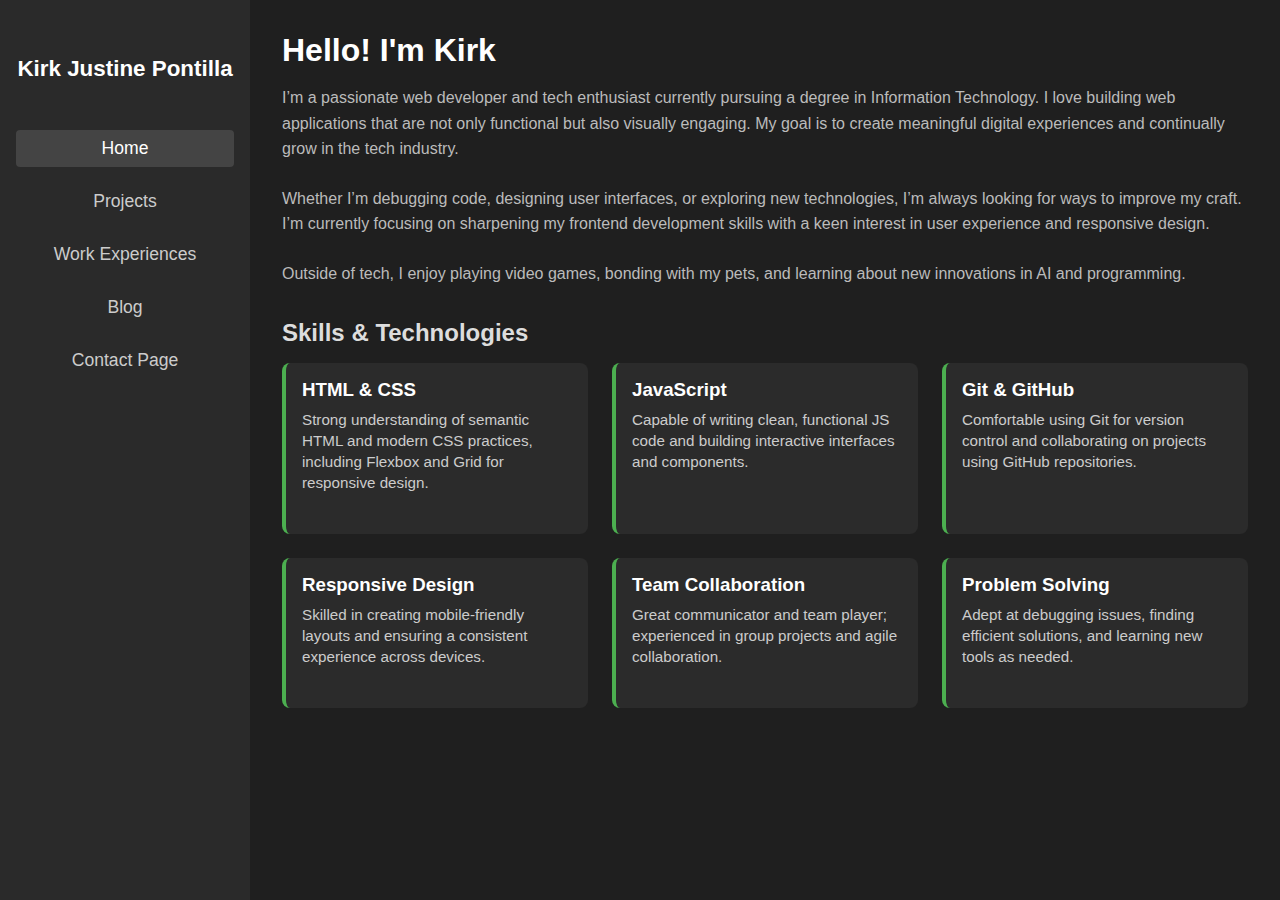
<file: index.html>
<!DOCTYPE html>
<html lang="en">
<head>
  <meta charset="UTF-8" />
  <meta name="viewport" content="width=device-width, initial-scale=1.0"/>
  <title>Home - Kirk Justine Pontilla</title>
  <link rel="stylesheet" href="style.css" />
</head>
<body>
  <div class="container">
    <nav class="sidebar">
      <h2>Kirk Justine Pontilla</h2>
      <ul>
        <li><a href="index.html" class="active">Home</a></li>
        <li><a href="projects.html">Projects</a></li>
        <li><a href="work.html">Work Experiences</a></li>
        <li><a href="blog.html">Blog</a></li>
        <li><a href="contact.html">Contact Page</a></li>
      </ul>
    </nav>

    <main class="content">
      <section class="about">
        <h1>Hello! I'm Kirk</h1>
        <p>
          I’m a passionate web developer and tech enthusiast currently pursuing a degree in Information Technology.
          I love building web applications that are not only functional but also visually engaging. My goal is to create meaningful digital experiences and continually grow in the tech industry.
        </p>
        <p>
          Whether I’m debugging code, designing user interfaces, or exploring new technologies, I’m always looking for ways to improve my craft. I’m currently focusing on sharpening my frontend development skills with a keen interest in user experience and responsive design.
        </p>
        <p>
          Outside of tech, I enjoy playing video games, bonding with my pets, and learning about new innovations in AI and programming.
        </p>
      </section>

      <section class="skills-section">
        <h2>Skills & Technologies</h2>
        <div class="skills-grid">
          <div class="skill-card">
            <h3>HTML & CSS</h3>
            <p>Strong understanding of semantic HTML and modern CSS practices, including Flexbox and Grid for responsive design.</p>
          </div>
          <div class="skill-card">
            <h3>JavaScript</h3>
            <p>Capable of writing clean, functional JS code and building interactive interfaces and components.</p>
          </div>
          <div class="skill-card">
            <h3>Git & GitHub</h3>
            <p>Comfortable using Git for version control and collaborating on projects using GitHub repositories.</p>
          </div>
          <div class="skill-card">
            <h3>Responsive Design</h3>
            <p>Skilled in creating mobile-friendly layouts and ensuring a consistent experience across devices.</p>
          </div>
          <div class="skill-card">
            <h3>Team Collaboration</h3>
            <p>Great communicator and team player; experienced in group projects and agile collaboration.</p>
          </div>
          <div class="skill-card">
            <h3>Problem Solving</h3>
            <p>Adept at debugging issues, finding efficient solutions, and learning new tools as needed.</p>
          </div>
        </div>
      </section>
    </main>
  </div>

  <script src="script.js"></script>
</body>
</html>
</file>
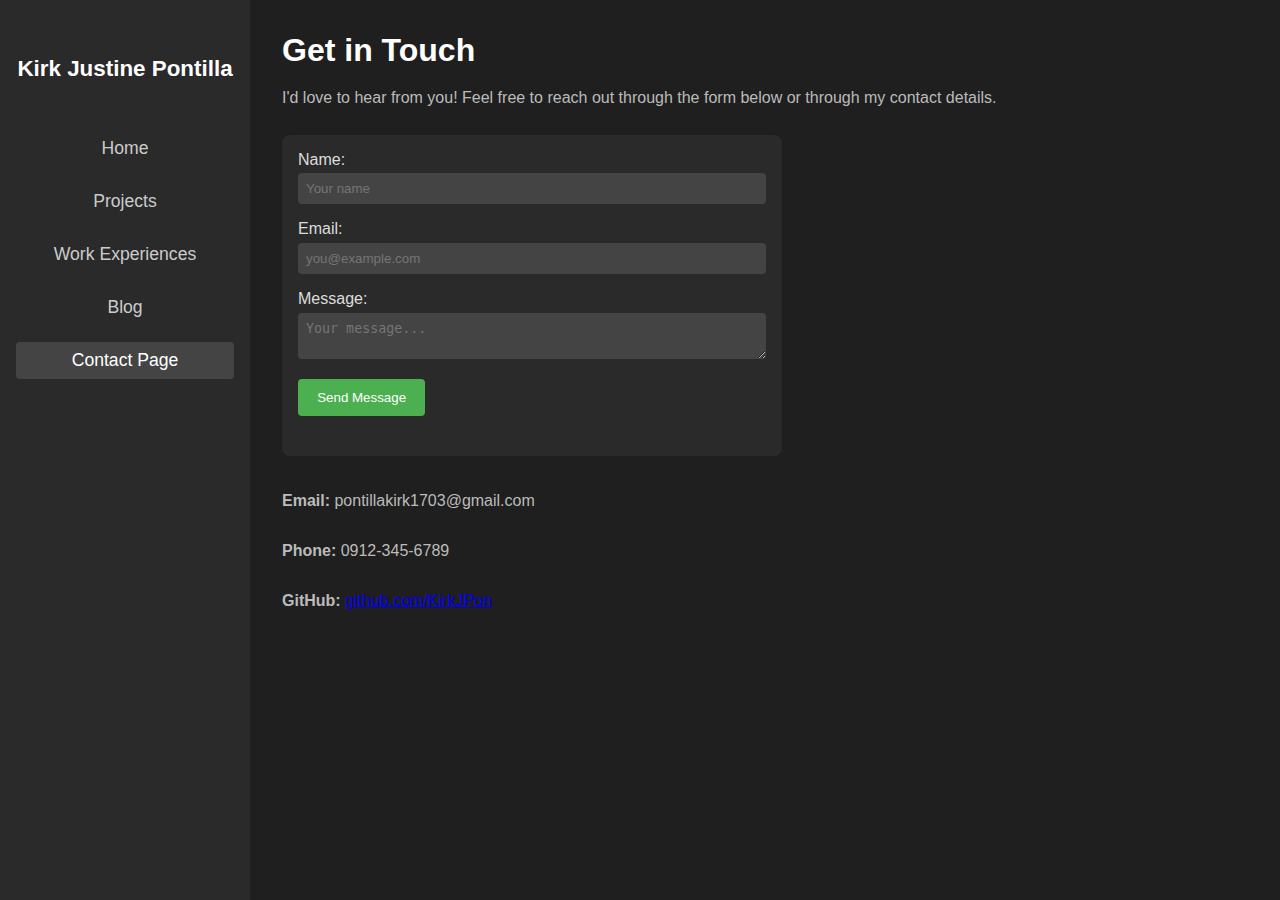
<file: contact.html>
<!DOCTYPE html>
<html lang="en">
<head>
  <meta charset="UTF-8" />
  <meta name="viewport" content="width=device-width, initial-scale=1.0"/>
  <title>Contact Page - Kirk Justine Pontilla</title>
  <link rel="stylesheet" href="style.css" />
</head>
<body>
  <div class="container">
    <nav class="sidebar">
      <h2>Kirk Justine Pontilla</h2>
      <ul>
        <li><a href="index.html">Home</a></li>
        <li><a href="projects.html">Projects</a></li>
        <li><a href="work.html">Work Experiences</a></li>
        <li><a href="blog.html">Blog</a></li>
        <li><a href="contact.html" class="active">Contact Page</a></li>
      </ul>
    </nav>

    <main class="content">
      <section class="contact">
        <h1>Get in Touch</h1>
        <p>I'd love to hear from you! Feel free to reach out through the form below or through my contact details.</p>

        <form id="contactForm">
          <div class="form-group">
            <label for="name">Name:</label>
            <input type="text" id="name" placeholder="Your name" required />
          </div>

          <div class="form-group">
            <label for="email">Email:</label>
            <input type="email" id="email" placeholder="you@example.com" required />
          </div>

          <div class="form-group">
            <label for="message">Message:</label>
            <textarea id="message" placeholder="Your message..." required></textarea>
          </div>

          <button type="submit">Send Message</button>
          <p id="formMessage" class="form-message"></p>
        </form>

        <div class="contact-details">
          <p><strong>Email:</strong> pontillakirk1703@gmail.com</p>
          <p><strong>Phone:</strong> 0912-345-6789</p>
          <p><strong>GitHub:</strong> <a href="https://github.com/KirkJPon/-Personal-Portfolio-Website" target="_blank">github.com/KirkJPon</a></p>
        </div>
      </section>
    </main>
  </div>

  <script src="script.js"></script>
</body>
</html>
</file>
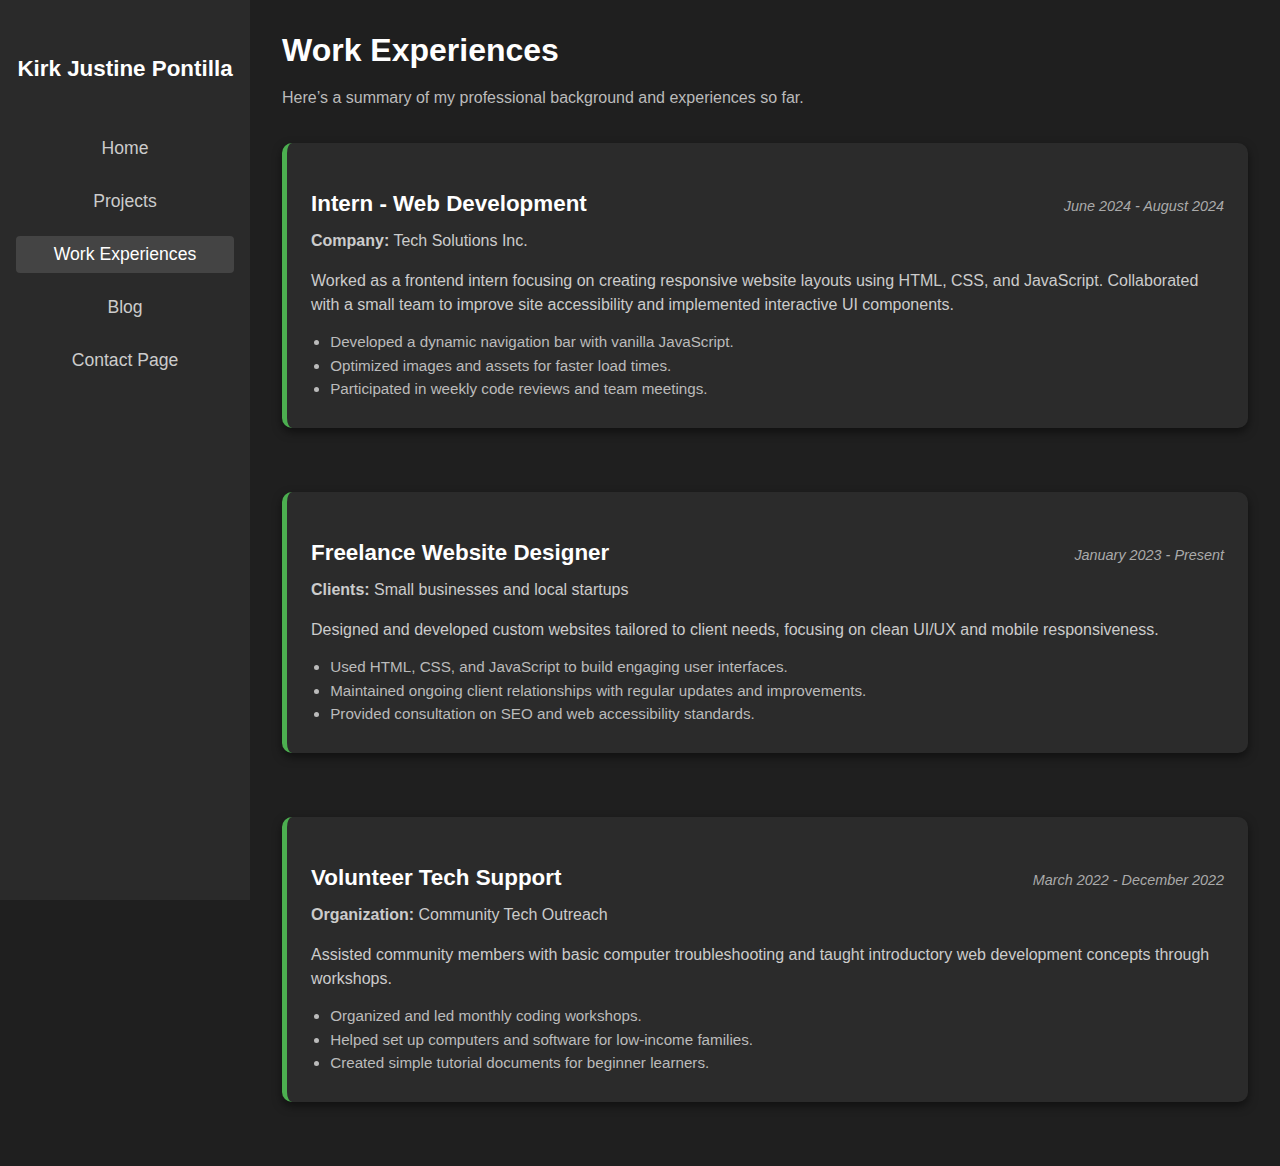
<file: work.html>
<!DOCTYPE html>
<html lang="en">
<head>
  <meta charset="UTF-8" />
  <meta name="viewport" content="width=device-width, initial-scale=1" />
  <title>Work Experiences - Kirk Justine Pontilla</title>
  <link rel="stylesheet" href="style.css" />
</head>
<body>
  <div class="container">
    <nav class="sidebar">
      <h2>Kirk Justine Pontilla</h2>
      <ul>
        <li><a href="index.html">Home</a></li>
        <li><a href="projects.html">Projects</a></li>
        <li><a href="work.html" class="active">Work Experiences</a></li>
        <li><a href="blog.html">Blog</a></li>
        <li><a href="contact.html">Contact Page</a></li>
      </ul>
    </nav>

    <main class="content">
      <h1>Work Experiences</h1>
      <p>Here’s a summary of my professional background and experiences so far.</p>

      <section class="work-list">

        <article class="experience">
          <div class="experience-header">
            <h2>Intern - Web Development</h2>
            <span class="date">June 2024 - August 2024</span>
          </div>
          <p><strong>Company:</strong> Tech Solutions Inc.</p>
          <p>
            Worked as a frontend intern focusing on creating responsive website layouts using HTML, CSS, and JavaScript. Collaborated with a small team to improve site accessibility and implemented interactive UI components.
          </p>
          <ul>
            <li>Developed a dynamic navigation bar with vanilla JavaScript.</li>
            <li>Optimized images and assets for faster load times.</li>
            <li>Participated in weekly code reviews and team meetings.</li>
          </ul>
        </article>

        <article class="experience">
          <div class="experience-header">
            <h2>Freelance Website Designer</h2>
            <span class="date">January 2023 - Present</span>
          </div>
          <p><strong>Clients:</strong> Small businesses and local startups</p>
          <p>
            Designed and developed custom websites tailored to client needs, focusing on clean UI/UX and mobile responsiveness.
          </p>
          <ul>
            <li>Used HTML, CSS, and JavaScript to build engaging user interfaces.</li>
            <li>Maintained ongoing client relationships with regular updates and improvements.</li>
            <li>Provided consultation on SEO and web accessibility standards.</li>
          </ul>
        </article>

        <article class="experience">
          <div class="experience-header">
            <h2>Volunteer Tech Support</h2>
            <span class="date">March 2022 - December 2022</span>
          </div>
          <p><strong>Organization:</strong> Community Tech Outreach</p>
          <p>
            Assisted community members with basic computer troubleshooting and taught introductory web development concepts through workshops.
          </p>
          <ul>
            <li>Organized and led monthly coding workshops.</li>
            <li>Helped set up computers and software for low-income families.</li>
            <li>Created simple tutorial documents for beginner learners.</li>
          </ul>
        </article>
      </section>
    </main>
  </div>

  <script src="script.js"></script>
</body>
</html>
</file>
<file: style.css>
* {
  margin: 0;
  padding: 0;
  box-sizing: border-box;
}

body {
  font-family: 'Segoe UI', Tahoma, Geneva, Verdana, sans-serif;
  background-color: #1f1f1f;
  color: #f1f1f1;
  display: flex;
  flex-direction: column;
  min-height: 100vh;
}

.container {
  display: flex;
  min-height: 100vh;
}

/* Sidebar */
.sidebar {
  background-color: #2a2a2a;
  padding: 2rem 1rem;
  width: 250px;
  position: sticky;
  top: 0;
  height: 100vh;
  display: flex;
  flex-direction: column;
  justify-content: flex-start;
  text-align: center;
}

.sidebar h2 {
  font-size: 1.4rem;
  color: #ffffff;
  margin-bottom: 2rem;
}

.sidebar ul {
  list-style: none;
}

.sidebar ul li {
  margin: 1rem 0;
}

.sidebar ul li a {
  text-decoration: none;
  color: #ccc;
  font-size: 1.1rem;
  transition: all 0.3s;
  display: block;
  padding: 0.5rem;
  border-radius: 4px;
}

.sidebar ul li a:hover,
.sidebar ul li a.active {
  background-color: #444;
  color: #ffffff;
}

/* Main Content */
.content {
  flex: 1;
  padding: 2rem;
  background-color: #1f1f1f;
}

/* General Page Styling */
h1 {
  font-size: 2rem;
  margin-bottom: 1rem;
  color: #fff;
}

h2 {
  margin-top: 1.5rem;
  color: #ddd;
}

p {
  margin: 0.5rem 0 1.5rem;
  color: #bbb;
  line-height: 1.6;
}

img {
  max-width: 100%;
  height: auto;
  border-radius: 8px;
  margin-top: 1rem;
}

/* Project & Blog Sections */
.project,
.blog-post,
.experience {
  margin-bottom: 2rem;
  background-color: #2b2b2b;
  padding: 1rem;
  border-radius: 8px;
  transition: transform 0.3s ease;
}

.project:hover,
.blog-post:hover,
.experience:hover {
  transform: scale(1.02);
}

/* Form Styling */
form {
  background-color: #2a2a2a;
  padding: 1rem;
  border-radius: 8px;
  max-width: 500px;
}

.form-group {
  margin-bottom: 1rem;
}

label {
  display: block;
  margin-bottom: 0.3rem;
  color: #ddd;
}

input,
textarea {
  width: 100%;
  padding: 0.5rem;
  background-color: #444;
  border: none;
  color: #fff;
  border-radius: 4px;
  resize: vertical;
}

button {
  background-color: #4CAF50;
  color: white;
  padding: 0.7rem 1.2rem;
  border: none;
  border-radius: 4px;
  cursor: pointer;
}

button:hover {
  background-color: #45a049;
}

.form-message {
  margin-top: 1rem;
  color: #00ff99;
}

/* Contact Info */
.contact-details {
  margin-top: 2rem;
}

/* Responsive */
@media (max-width: 768px) {
  .container {
    flex-direction: column;
  }

  .sidebar {
    width: 100%;
    height: auto;
    padding: 1rem;
    position: relative;
  }

  .sidebar h2 {
    margin-bottom: 1rem;
  }

  .sidebar ul {
    display: flex;
    justify-content: space-around;
    flex-wrap: wrap;
  }

  .sidebar ul li {
    margin: 0.5rem;
  }

  .content {
    padding: 1rem;
  }
}

.skills-section {
  margin-top: 2rem;
}

.skills-grid {
  display: grid;
  grid-template-columns: repeat(auto-fit, minmax(250px, 1fr));
  gap: 1.5rem;
  margin-top: 1rem;
}

.skill-card {
  background-color: #2b2b2b;
  padding: 1rem;
  border-radius: 8px;
  border-left: 4px solid #4caf50;
  transition: transform 0.3s ease, border-color 0.3s ease;
}

.skill-card:hover {
  transform: translateY(-5px);
  border-color: #66ff99;
}

.skill-card h3 {
  color: #ffffff;
  margin-bottom: 0.5rem;
}

.skill-card p {
  color: #ccc;
  font-size: 0.95rem;
  line-height: 1.4;
}

.work-list {
  margin-top: 2rem;
  display: flex;
  flex-direction: column;
  gap: 2rem;
}

.experience {
  background-color: #2b2b2b;
  padding: 1.5rem;
  border-radius: 10px;
  border-left: 5px solid #4caf50;
  box-shadow: 0 4px 10px rgba(0,0,0,0.5);
  transition: transform 0.3s ease, border-color 0.3s ease;
}

.experience:hover {
  transform: translateY(-7px);
  border-color: #66ff99;
  box-shadow: 0 8px 20px rgba(102, 255, 153, 0.7);
}

.experience-header {
  display: flex;
  justify-content: space-between;
  align-items: baseline;
  margin-bottom: 0.8rem;
}

.experience-header h2 {
  color: #fff;
  font-size: 1.4rem;
}

.date {
  font-style: italic;
  color: #aaa;
  font-size: 0.9rem;
}

.experience p {
  margin: 0.4rem 0 1rem;
  color: #ccc;
  line-height: 1.5;
}

.experience ul {
  list-style-type: disc;
  margin-left: 1.2rem;
  color: #bbb;
  font-size: 0.95rem;
}

.experience ul li {
  margin-bottom: 0.4rem;
}
</file>
